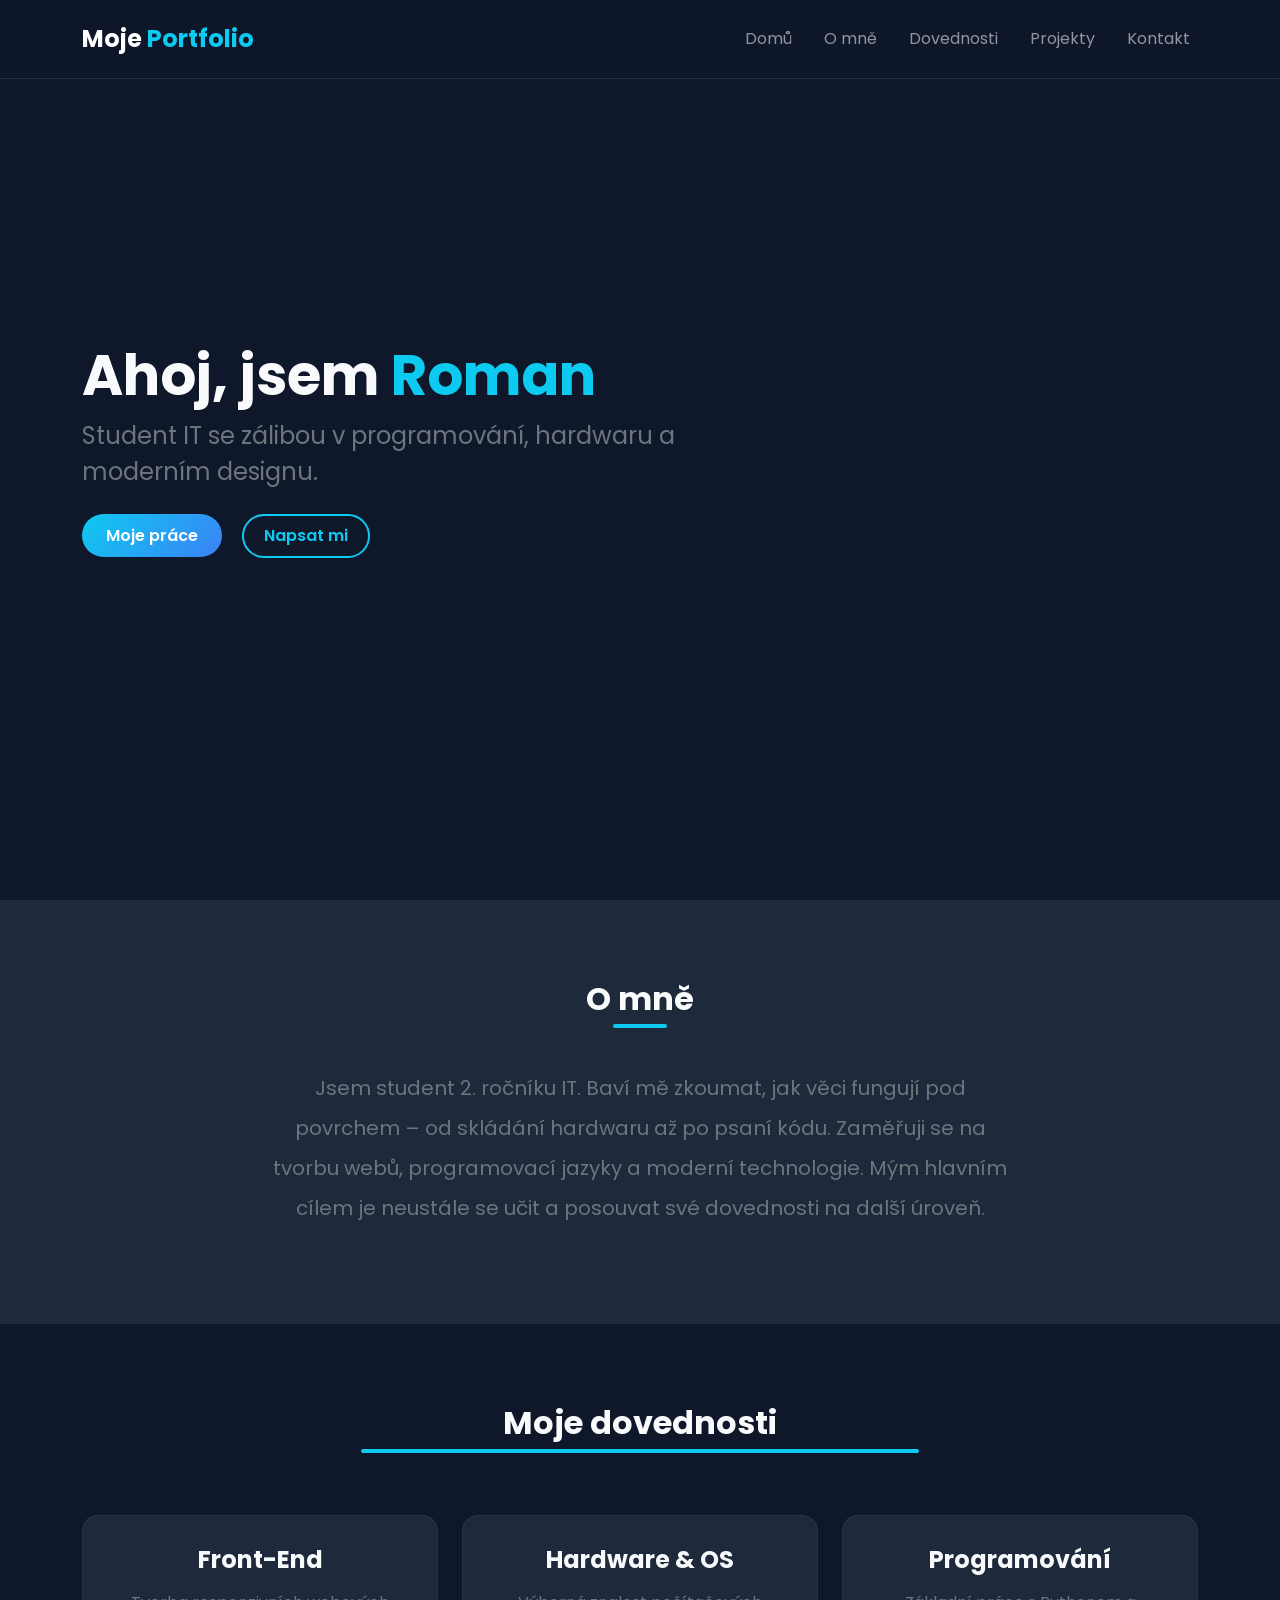
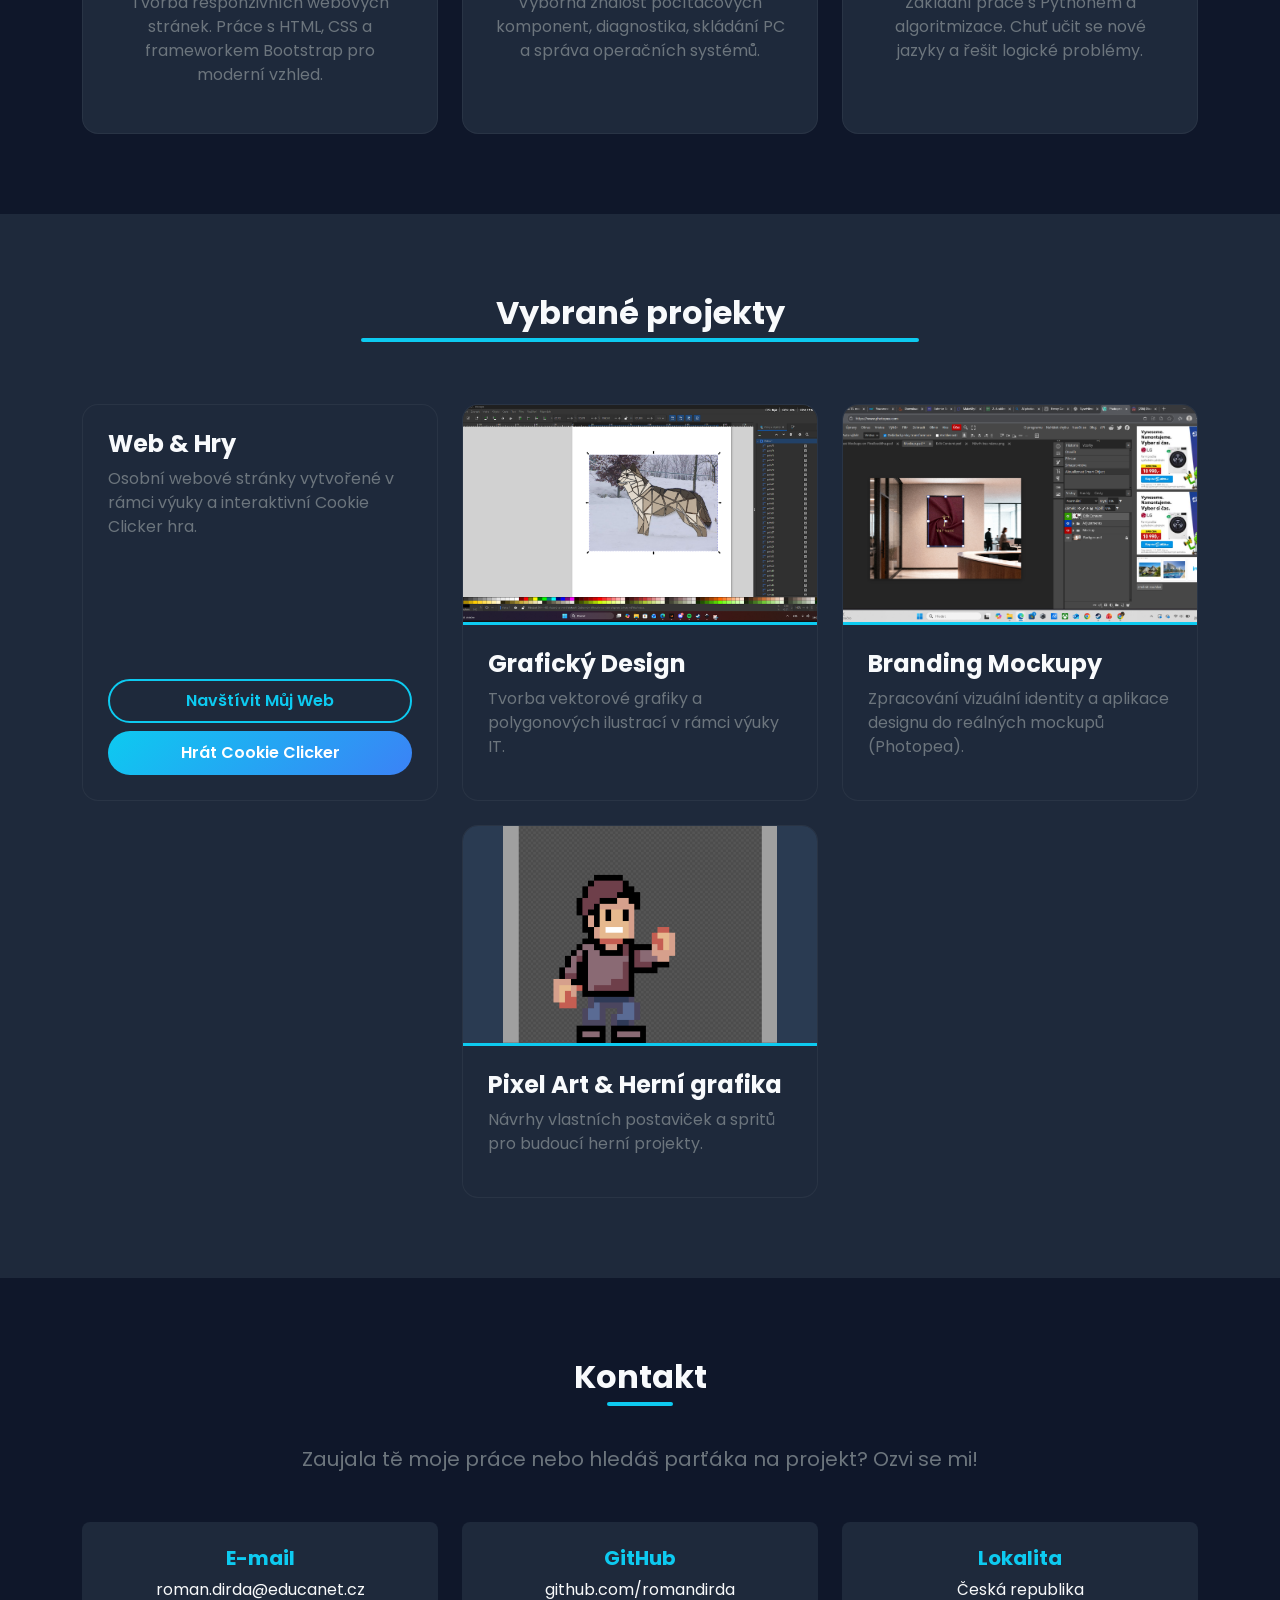
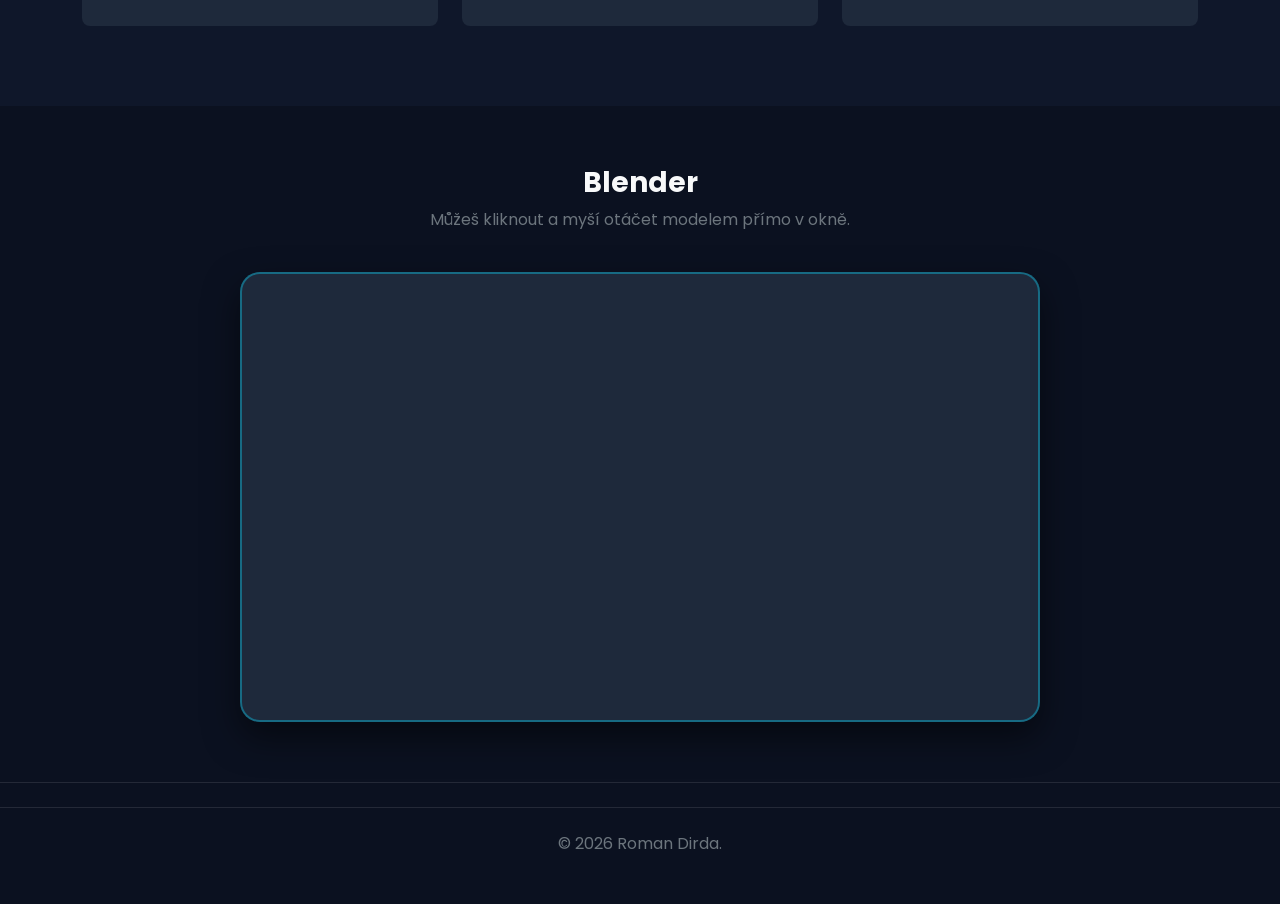
<file: index.html>
<!DOCTYPE html>
<html lang="cs">
<head>
    <meta charset="UTF-8">
    <meta name="viewport" content="width=device-width, initial-scale=1.0">
    <title>Roman Dirda | Portfolio</title>
    
    <link href="https://cdn.jsdelivr.net/npm/bootstrap@5.3.3/dist/css/bootstrap.min.css" rel="stylesheet">
    <link href="https://fonts.googleapis.com/css2?family=Poppins:wght@300;400;600;700&display=swap" rel="stylesheet">

    <style>
        
        body {
            font-family: 'Poppins', sans-serif;
            background-color: #0f172a; 
            color: #f8fafc;
            min-height: 100vh;
        }

       
        .navbar {
            background-color: rgba(15, 23, 42, 0.95) !important;
            backdrop-filter: blur(10px);
            border-bottom: 1px solid rgba(255, 255, 255, 0.1);
        }
        .navbar-brand span {
            color: #0dcaf0;
        }
        .nav-link {
            transition: color 0.3s ease;
        }
        .nav-link:hover {
            color: #0dcaf0 !important;
        }

        
        .text-accent {
            color: #0dcaf0;
        }

        
        .btn-custom {
            background: linear-gradient(135deg, #0dcaf0, #3b82f6);
            color: white;
            border: none;
            padding: 10px 24px;
            border-radius: 50px;
            font-weight: 600;
            transition: all 0.3s ease;
        }
        .btn-custom:hover {
            transform: translateY(-3px);
            box-shadow: 0 10px 20px rgba(13, 202, 240, 0.3);
            color: white;
        }

        .btn-outline-custom {
            border: 2px solid #0dcaf0;
            color: #0dcaf0;
            padding: 8px 20px;
            border-radius: 50px;
            font-weight: 600;
            transition: all 0.3s ease;
            text-decoration: none;
            display: inline-block;
        }
        .btn-outline-custom:hover {
            background-color: #0dcaf0;
            color: #0f172a;
        }

       
        .skill-card {
            background: #1e293b;
            border: 1px solid rgba(255, 255, 255, 0.05);
            border-radius: 16px;
            padding: 30px;
            height: 100%;
            transition: all 0.4s ease;
        }
        .skill-card:hover {
            transform: translateY(-10px);
            box-shadow: 0 15px 30px rgba(0, 0, 0, 0.4);
            border-color: #0dcaf0;
        }
        .skill-icon {
            font-size: 2.5rem;
            color: #0dcaf0;
            margin-bottom: 15px;
        }

        
        .project-card {
            background: #1e293b;
            border-radius: 16px;
            overflow: hidden;
            transition: all 0.4s ease;
            height: 100%;
            border: 1px solid rgba(255, 255, 255, 0.05);
        }
        .project-card:hover {
            transform: translateY(-8px);
            box-shadow: 0 15px 40px rgba(0, 0, 0, 0.5);
        }
        .project-image {
            width: 100%;
            height: 220px;
            object-fit: cover;
            border-bottom: 3px solid #0dcaf0;
        }
        .project-content {
            padding: 25px;
        }

        
        section {
            padding: 80px 0;
        }
        .section-title {
            font-weight: 700;
            margin-bottom: 50px;
            position: relative;
            display: inline-block;
        }
        .section-title::after {
            content: '';
            position: absolute;
            width: 50%;
            height: 4px;
            background: #0dcaf0;
            bottom: -10px;
            left: 25%;
            border-radius: 2px;
        }
        footer {
            background-color: #0b1120;
            border-top: 1px solid rgba(255, 255, 255, 0.1);
        }
        
#container3D {
    width: 100%;
    height: 450px; 
    max-width: 800px; 
    margin: 40px auto 0 auto; 
    border: 2px solid rgba(13, 202, 240, 0.4); 
    border-radius: 20px;
    background-color: #1e293b; 
    overflow: hidden; 
    box-shadow: 0 15px 35px rgba(0, 0, 0, 0.5); 
}


#container3D canvas {
    width: 100% !important;
    height: 100% !important;
    display: block;
}
    </style>
</head>
<body>

<nav class="navbar navbar-expand-lg navbar-dark fixed-top py-3">
    <div class="container">
        <a class="navbar-brand fw-bold fs-4" href="#home">Moje <span>Portfolio</span></a>
        <button class="navbar-toggler" type="button" data-bs-toggle="collapse" data-bs-toggle="collapse" data-bs-target="#navbarNav">
            <span class="navbar-toggler-icon"></span>
        </button>
        <div class="collapse navbar-collapse justify-content-end" id="navbarNav">
            <ul class="navbar-nav gap-3">
                <li class="nav-item"><a class="nav-link" href="#home">Domů</a></li>
                <li class="nav-item"><a class="nav-link" href="#about">O mně</a></li>
                <li class="nav-item"><a class="nav-link" href="#skills">Dovednosti</a></li>
                <li class="nav-item"><a class="nav-link" href="#projects">Projekty</a></li>
                <li class="nav-item"><a class="nav-link" href="#contact">Kontakt</a></li>
            </ul>
        </div>
    </div>
</nav>

<section id="home" class="d-flex align-items-center" style="min-height: 100vh; padding-top: 80px;">
    <div class="container">
        <div class="row align-items-center flex-column-reverse flex-md-row">
            <div class="col-md-7 text-center text-md-start mt-5 mt-md-0">
                <h1 class="fw-bold display-4">Ahoj, jsem <span class="text-accent">Roman</span></h1>
                <p class="fs-4 text-secondary mb-4">
                    Student IT se zálibou v programování, hardwaru a moderním designu.
                </p>
                <a href="#projects" class="btn-custom text-decoration-none">Moje práce</a>
                <a href="#contact" class="btn-outline-custom ms-3">Napsat mi</a>
            </div>
            <div class="col-md-5 text-center">
             
            </div>
        </div>
    </div>
</section>

<section id="about" style="background-color: #1e293b;">
    <div class="container text-center">
        <h2 class="section-title">O mně</h2>
        <div class="row">
            <div class="col-md-8 mx-auto">
                <p class="fs-5 text-secondary lh-lg">
                    Jsem student 2. ročníku IT. Baví mě zkoumat, jak věci fungují pod povrchem – od skládání hardwaru až po psaní kódu. Zaměřuji se na tvorbu webů, programovací jazyky a moderní technologie. Mým hlavním cílem je neustále se učit a posouvat své dovednosti na další úroveň.
                </p>
            </div>
        </div>
    </div>
</section>

<section id="skills">
    <div class="container">
        <h2 class="section-title text-center mb-5 d-block">Moje dovednosti</h2>
        <div class="row g-4 text-center mt-3">
            
            <div class="col-md-4">
                <div class="skill-card">
                    <h4 class="fw-bold text-light">Front-End</h4>
                    <p class="text-secondary mt-3">Tvorba responzivních webových stránek. Práce s HTML, CSS a frameworkem Bootstrap pro moderní vzhled.</p>
                </div>
            </div>

            <div class="col-md-4">
                <div class="skill-card">
                    <h4 class="fw-bold text-light">Hardware & OS</h4>
                    <p class="text-secondary mt-3">Výborná znalost počítačových komponent, diagnostika, skládání PC a správa operačních systémů.</p>
                </div>
            </div>

            <div class="col-md-4">
                <div class="skill-card">
                    <h4 class="fw-bold text-light">Programování</h4>
                    <p class="text-secondary mt-3">Základní práce s Pythonem a algoritmizace. Chuť učit se nové jazyky a řešit logické problémy.</p>
                </div>
            </div>

        </div>
    </div>
</section>

<section id="projects" style="background-color: #1e293b;">
    <div class="container">
        <h2 class="section-title text-center mb-5 d-block">Vybrané projekty</h2>
        
        <div class="row g-4 mt-3">
            <div class="col-md-6 col-lg-4">
                <div class="project-card">
                    <div class="project-content h-100 d-flex flex-column">
                        <h4 class="fw-bold">Web & Hry</h4>
                        <p class="text-secondary mb-4">Osobní webové stránky vytvořené v rámci výuky a interaktivní Cookie Clicker hra.</p>
                        <div class="mt-auto d-flex flex-column gap-2">
                            <a href="https://romandirda.endora.site/" target="_blank" class="btn-outline-custom text-center">Navštívit Můj Web</a>
                            <a href="Clicker/index.html" class="btn-custom text-center text-decoration-none">Hrát Cookie Clicker</a>
                        </div>
                    </div>
                </div>
            </div>

            <div class="col-md-6 col-lg-4">
                <div class="project-card">
                    <img src="img/polygon .png" alt="Polygonový Vlk Design" class="project-image">
                    <div class="project-content">
                        <h4 class="fw-bold">Grafický Design</h4>
                        <p class="text-secondary">Tvorba vektorové grafiky a polygonových ilustrací v rámci výuky IT.</p>
                    </div>
                </div>
            </div>

            <div class="col-md-6 col-lg-4">
                <div class="project-card">
                    <img src="img/Snímek obrazovky 2025-11-20 150357.png" alt="The Fork Mockup" class="project-image">
                    <div class="project-content">
                        <h4 class="fw-bold">Branding Mockupy</h4>
                        <p class="text-secondary">Zpracování vizuální identity a aplikace designu do reálných mockupů (Photopea).</p>
                    </div>
                </div>
            </div>

            <div class="col-md-6 col-lg-4 mx-auto mt-4">
                <div class="project-card">
                    <img src="img/Snímek obrazovky 2026-02-26 152504.png" alt="Pixel Art Character" class="project-image" style="object-fit: contain; background: #2a3b52;">
                    <div class="project-content">
                        <h4 class="fw-bold">Pixel Art & Herní grafika</h4>
                        <p class="text-secondary">Návrhy vlastních postaviček a spritů pro budoucí herní projekty.</p>
                    </div>
                </div>
            </div>

        </div>
    </div>
</section>

<section id="contact">
    <div class="container text-center">
        <h2 class="section-title mb-5">Kontakt</h2>
        <p class="fs-5 text-secondary mb-5">Zaujala tě moje práce nebo hledáš parťáka na projekt? Ozvi se mi!</p>
        
        <div class="row g-4 justify-content-center">
            <div class="col-md-4">
                <div class="p-4 rounded-3" style="background-color: #1e293b;">
                    <h5 class="fw-bold text-accent">E-mail</h5>
                    <a href="mailto:roman.dirda@educanet.cz" class="text-light text-decoration-none">roman.dirda@educanet.cz</a>
                </div>
            </div>
            
            <div class="col-md-4">
                <div class="p-4 rounded-3" style="background-color: #1e293b;">
                    <h5 class="fw-bold text-accent">GitHub</h5>
                    <a href="https://github.com/romandirda" target="_blank" class="text-light text-decoration-none">github.com/romandirda</a>
                </div>
            </div>

            <div class="col-md-4">
                <div class="p-4 rounded-3" style="background-color: #1e293b;">
                    <h5 class="fw-bold text-accent">Lokalita</h5>
                    <p class="text-light mb-0">Česká republika</p>
                </div>
            </div>
        </div>
    </div>
         </section> <section style="background-color: #0b1120; padding: 60px 0;">
    <div class="container text-center">
        <h3 class="fw-bold text-light">Blender</h3>
        <p class="text-secondary">Můžeš kliknout a myší otáčet modelem přímo v okně.</p>
        <div id="container3D"></div>
    </div>
</section>

<footer class="py-4 text-center">

</section>

<footer class="py-4 text-center">
    <div class="container">
        <p class="mb-0 text-secondary">© 2026 Roman Dirda.</p>
    </div>
</footer>
    <script type="module" src="main.js"></script>
<script src="https://cdn.jsdelivr.net/npm/bootstrap@5.3.3/dist/js/bootstrap.bundle.min.js"></script>
</body>
</html>
</file>
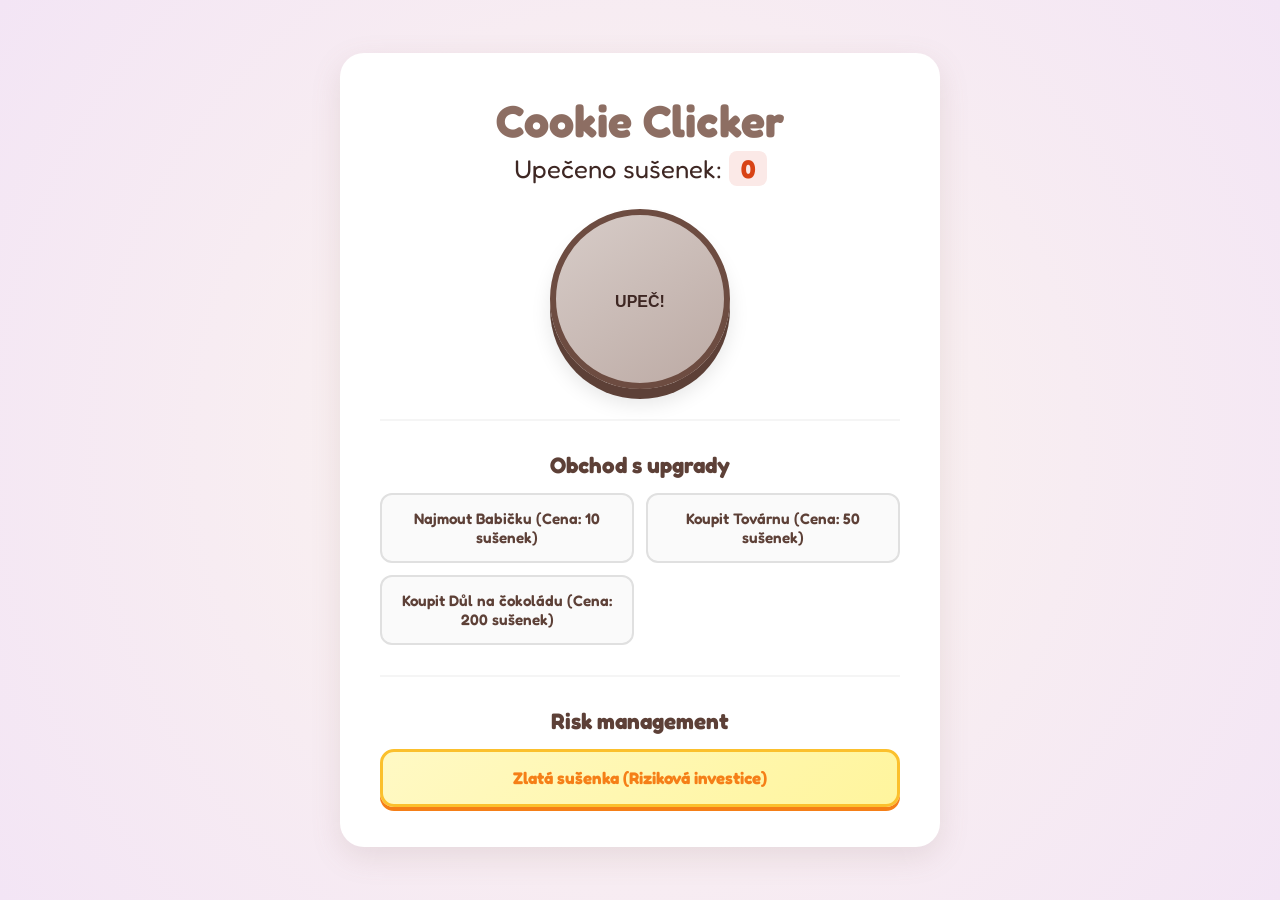
<file: Clicker/index.html>
<!DOCTYPE html>
<html lang="cs">
<head>
    <meta charset="UTF-8">
    <title>Cookie Clicker - Modern Edition</title>
    <meta name="viewport" content="width=device-width,initial-scale=1">
    <link rel="stylesheet" href="style.css">
</head>
<body>

    <div class="game-container">
        <header>
            <h1>Cookie Clicker</h1>
            <h2>Upečeno sušenek: <span id="skore">0</span></h2>
        </header>

        <section class="cookie-section">
            <button id="btn-susenka">
                <span class="cookie-text">UPEČ!</span>
            </button>
        </section>

        <hr>

        <section class="shop-section">
            <h3>Obchod s upgrady</h3>
            <div class="shop-grid">
                <button id="btn-babicka" class="btn-upgrade">Najmout Babičku (Cena: 10 sušenek)</button>
                <button id="btn-tovarna" class="btn-upgrade">Koupit Továrnu (Cena: 50 sušenek)</button>
                <button id="btn-dul" class="btn-upgrade">Koupit Důl na čokoládu (Cena: 200 sušenek)</button>
            </div>
        </section>

        <hr>

        <section class="risk-section">
            <h3>Risk management</h3>
            <button id="btn-zlata"> Zlatá sušenka (Riziková investice) </button>
        </section>
    </div>

    <script src="script.js"></script>
</body>
</html>
</file>
<file: Clicker/style.css>
@import url('https://fonts.googleapis.com/css2?family=Fredoka:wght@400;600;700&display=swap');

* {
    box-sizing: border-box;
    margin: 0;
    padding: 0;
}

body {
    font-family: 'Fredoka', sans-serif;
    background: radial-gradient(circle, #fcf5ee 0%, #f3e5f5 100%); /* Jemný moderní přechod */
    color: #3e2723;
    min-height: 100vh;
    display: flex;
    justify-content: center;
    align-items: center;
    padding: 20px;
}


.game-container {
    background-color: #ffffff;
    padding: 40px;
    border-radius: 24px;
    box-shadow: 0 10px 30px rgba(141, 110, 99, 0.15);
    max-width: 600px;
    width: 100%;
    text-align: center;
}

h1 {
    font-size: 2.8rem;
    color: #8d6e63;
    margin-bottom: 5px;
}

h2 {
    font-size: 1.6rem;
    font-weight: 400;
    margin-bottom: 25px;
}

#skore {
    font-weight: 700;
    color: #d84315;
    background: #fbe9e7;
    padding: 2px 12px;
    border-radius: 8px;
}


#btn-susenka {
    width: 180px;
    height: 180px;
    border-radius: 50%; /* Dokonalý kruh */
    background: linear-gradient(145deg, #d7ccc8, #bcaaa4);
    border: 6px solid #6d4c41;
    cursor: pointer;
    display: inline-flex;
    flex-direction: column;
    justify-content: center;
    align-items: center;
    box-shadow: 0 10px 0 #5d4037, 0 15px 20px rgba(0,0,0,0.1);
    transition: transform 0.05s ease, box-shadow 0.05s ease;
    outline: none;
}



.cookie-text {
    font-size: 1rem;
    font-weight: 700;
    color: #3e2723;
    margin-top: 5px;
}

/* Hover efekt pro sušenku */
#btn-susenka:hover {
    transform: scale(1.03);
}

/* Klikací (active) efekt */
#btn-susenka:active {
    transform: translateY(8px) scale(0.98);
    box-shadow: 0 2px 0 #5d4037, 0 5px 10px rgba(0,0,0,0.1);
}

hr {
    border: 0;
    height: 2px;
    background: #f5f5f5;
    margin: 30px 0;
}

h3 {
    font-size: 1.4rem;
    color: #5d4037;
    margin-bottom: 15px;
}

/* --- OBCHOD POMOCÍ CSS GRID --- */
.shop-grid {
    display: grid;
    grid-template-columns: 1fr; /* Na mobilu pod sebou */
    gap: 12px;
}

/* Na tabletech a PC se nákupní mřížka rozdělí automaticky */
@media (min-width: 450px) {
    .shop-grid {
        grid-template-columns: repeat(auto-fit, minmax(200px, 1fr));
    }
}

.btn-upgrade {
    background-color: #fafafa;
    color: #5d4037;
    font-size: 0.95rem;
    font-family: 'Fredoka', sans-serif;
    font-weight: 600;
    padding: 14px;
    border: 2px solid #e0e0e0;
    border-radius: 12px;
    cursor: pointer;
    transition: all 0.2s ease;
}

/* Hover efekty pro upgrady */
.btn-upgrade:hover {
    background-color: #f5f5f5;
    border-color: #bcaaa4;
    transform: translateY(-2px);
    box-shadow: 0 4px 12px rgba(0,0,0,0.05);
}

.btn-upgrade:active {
    transform: translateY(0);
}

/* --- ZLATÁ SUŠENKA --- */
#btn-zlata {
    width: 100%;
    background: linear-gradient(135deg, #fff9c4 0%, #fff59d 100%);
    color: #f57f17;
    font-family: 'Fredoka', sans-serif;
    font-size: 1.05rem;
    font-weight: 700;
    padding: 16px;
    border: 3px solid #fbc02d;
    border-radius: 14px;
    cursor: pointer;
    box-shadow: 0 4px 0 #f57f17;
    transition: all 0.1s ease;
}

#btn-zlata:hover {
    background: linear-gradient(135deg, #fff59d 0%, #fff176 100%);
    transform: translateY(-1px);
    box-shadow: 0 5px 0 #f57f17;
}

#btn-zlata:active {
    transform: translateY(4px);
    box-shadow: 0 0px 0 #f57f17;
}
</file>
